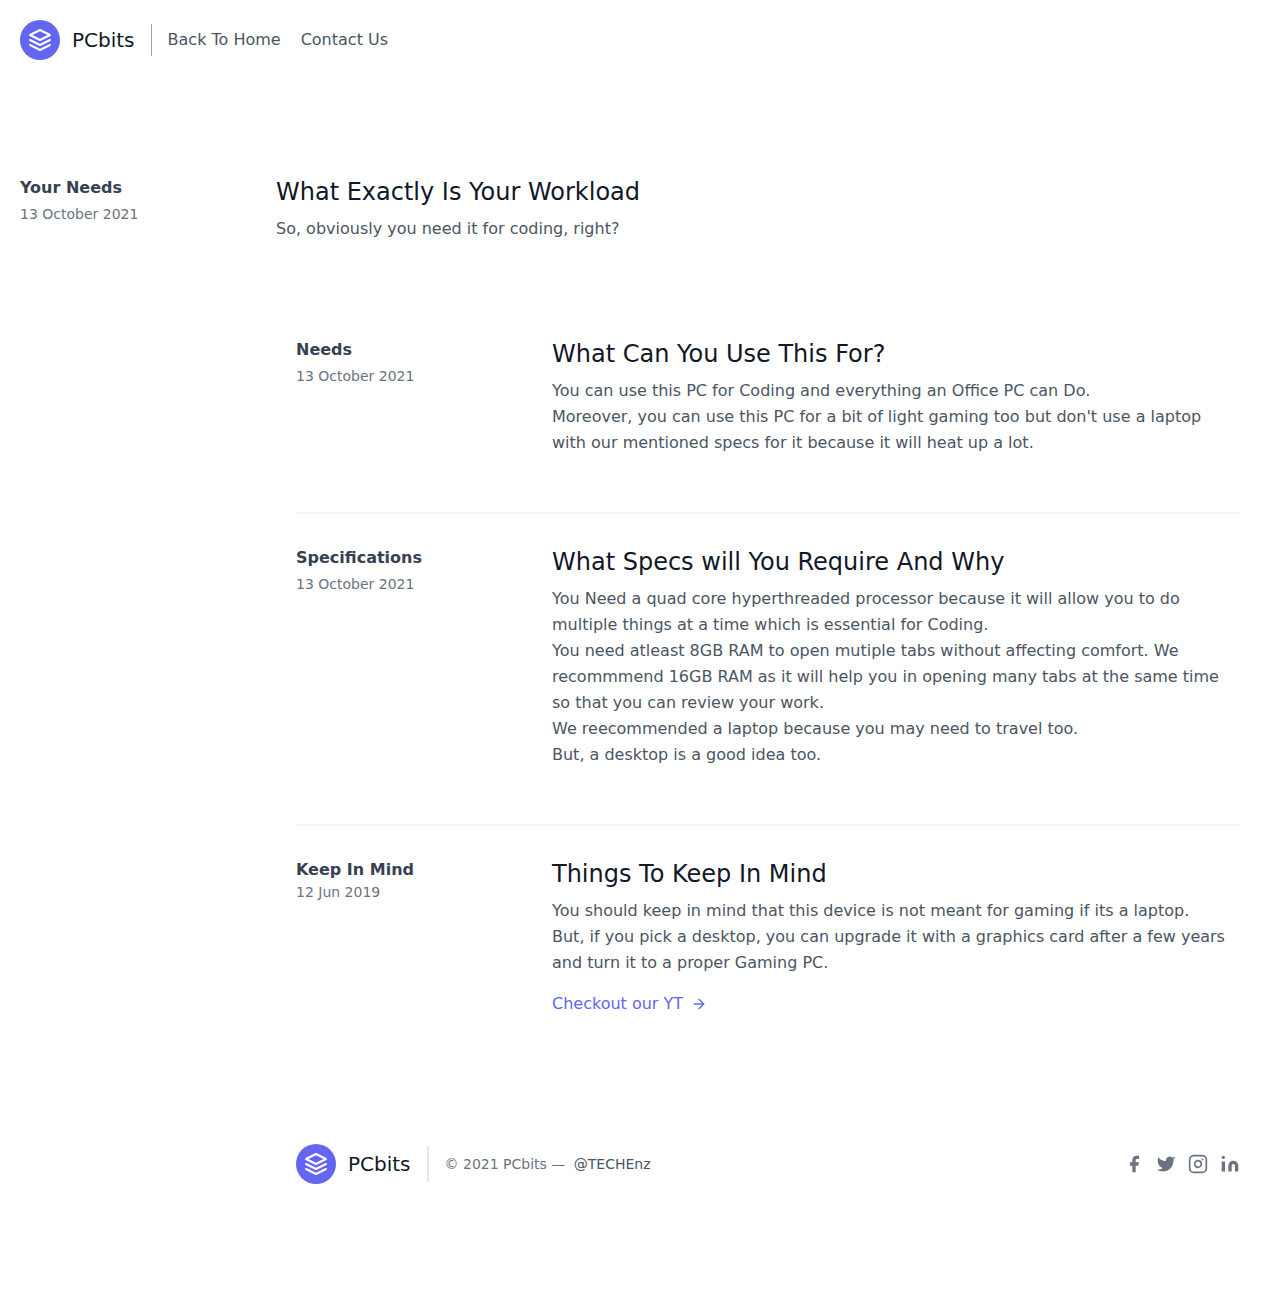
<file: Coding.html>
<!DOCTYPE html>
<html lang="en">
<head>
    <meta charset="UTF-8">
    <meta http-equiv="X-UA-Compatible" content="IE=edge">
    <meta name="viewport" content="width=device-width, initial-scale=1.0">
    <link href="style.css" rel="stylesheet">
    <script async src="https://pagead2.googlesyndication.com/pagead/js/adsbygoogle.js?client=ca-pub-5812749145236481"
     crossorigin="anonymous"></script>
    <title>PC For Coding</title>
    <header class="text-gray-600 body-font">
        <div class="container mx-auto flex flex-wrap p-5 flex-col md:flex-row items-center">
          <a class="flex title-font font-medium items-center text-gray-900 mb-4 md:mb-0">
            <svg xmlns="http://www.w3.org/2000/svg" fill="none" stroke="currentColor" stroke-linecap="round" stroke-linejoin="round" stroke-width="2" class="w-10 h-10 text-white p-2 bg-indigo-500 rounded-full" viewBox="0 0 24 24">
              <path d="M12 2L2 7l10 5 10-5-10-5zM2 17l10 5 10-5M2 12l10 5 10-5"></path>
            </svg>
            <span class="ml-3 text-xl">PCbits</span>
          </a>
          <nav class="md:mr-auto md:ml-4 md:py-1 md:pl-4 md:border-l md:border-gray-400	flex flex-wrap items-center text-base justify-center">
            <a href="index.html"class="mr-5 hover:text-gray-900">Back To Home</a>
            <a href="contact.html"class="mr-5 hover:text-gray-900">Contact Us</a>           
          </nav>
        </div>
      </header>
</head>
<body>
    <section class="text-gray-600 align-left body-font overflow-hidden">
        <div class="container px-5 py-24 mx-auto">
          <div class="-my-8 divide-y-2 divide-gray-100">
            <div class="py-8 flex flex-wrap md:flex-nowrap">
              <div class="md:w-64 md:mb-0 mb-6 flex-shrink-0 flex flex-col">
                <span class="font-semibold title-font text-gray-700">Your Needs</span>
                <span class="mt-1 text-gray-500 text-sm">13 October 2021</span>
              </div>
              <div class="md:flex-grow">
                <h2 class="text-2xl font-medium text-gray-900 title-font mb-2">What Exactly Is Your Workload</h2>
                <p class="leading-relaxed">So, obviously you need it for coding, right? <br><section class="text-gray-600 body-font overflow-hidden">
                    <div class="container px-5 py-24 mx-auto">
                      <div class="-my-8 divide-y-2 divide-gray-100">
                        <div class="py-8 flex flex-wrap md:flex-nowrap">
                          <div class="md:w-64 md:mb-0 mb-6 flex-shrink-0 flex flex-col">
                            <span class="font-semibold title-font text-gray-700">Needs</span>
                            <span class="mt-1 text-gray-500 text-sm">13 October 2021</span>
                          </div>
                          <div class="md:flex-grow">
                            <h2 class="text-2xl font-medium text-gray-900 title-font mb-2">What Can You Use This For?</h2>
                            <p class="leading-relaxed">You can use this PC for Coding and everything an Office PC can Do. <br>
                             Moreover, you can use this PC for a bit of light gaming too but don't use a laptop with our mentioned specs for it because it will heat up a lot. <br>
                             </p>
                            <a class="text-indigo-500 inline-flex items-center mt-4">
                            
                            </a>
                          </div>
                        </div>
                        <div class="py-8 flex flex-wrap md:flex-nowrap">
                          <div class="md:w-64 md:mb-0 mb-6 flex-shrink-0 flex flex-col">
                            <span class="font-semibold title-font text-gray-700">Specifications</span>
                            <span class="mt-1 text-gray-500 text-sm">13 October 2021</span>
                          </div>
                          <div class="md:flex-grow">
                            <h2 class="text-2xl font-medium text-gray-900 title-font mb-2">What Specs will You Require And Why</h2>
                            <p class="leading-relaxed">You Need a quad core hyperthreaded processor because it will allow you to do multiple things at a time which is essential for Coding. <br> 
                             You need atleast 8GB RAM to open mutiple tabs without affecting comfort. We recommmend 16GB RAM as it will help you in opening many tabs at the same time so that you can review your work. <br>
                             We reecommended a laptop because you may need to travel too. <br>
                             But, a desktop is a good idea too. </p>
                            <a class="text-indigo-500 inline-flex items-center mt-4">
                              
                            </a>
                          </div>
                        </div>
                        <div class="py-8 flex flex-wrap md:flex-nowrap">
                          <div class="md:w-64 md:mb-0 mb-6 flex-shrink-0 flex flex-col">
                            <span class="font-semibold title-font text-gray-700">Keep In Mind</span>
                            <span class="text-sm text-gray-500">12 Jun 2019</span>
                          </div>
                          <div class="md:flex-grow">
                            <h2 class="text-2xl font-medium text-gray-900 title-font mb-2">Things To Keep In Mind</h2>
                            <p class="leading-relaxed">You should keep in mind that this device is not meant for gaming if its a laptop. <br>
                             But, if you pick a desktop, you can upgrade it with a graphics card after a few years and turn it to a proper Gaming PC.</p>
                            <a href = "https://www.youtube.com/channel/UC7zs7Rlrcl5uFZgM2Zy3S2A" class="text-indigo-500 inline-flex items-center mt-4">Checkout our YT
                              <svg class="w-4 h-4 ml-2" viewBox="0 0 24 24" stroke="currentColor" stroke-width="2" fill="none" stroke-linecap="round" stroke-linejoin="round">
                                <path d="M5 12h14"></path>
                                <path d="M12 5l7 7-7 7"></path>
                              </svg>
                            </a>
                          </div>
                        </div>
                      </div>
                    </div>
                  </section>
                </p>
                <footer class="text-gray-600 body-font">
                  <div class="container px-5 py-8 mx-auto flex items-center sm:flex-row flex-col">
                    <a class="flex title-font font-medium items-center md:justify-start justify-center text-gray-900">
                      <svg xmlns="http://www.w3.org/2000/svg" fill="none" stroke="currentColor" stroke-linecap="round" stroke-linejoin="round" stroke-width="2" class="w-10 h-10 text-white p-2 bg-indigo-500 rounded-full" viewBox="0 0 24 24">
                        <path d="M12 2L2 7l10 5 10-5-10-5zM2 17l10 5 10-5M2 12l10 5 10-5"></path>
                      </svg>
                      <span class="ml-3 text-xl">PCbits</span>
                    </a>
                    <p class="text-sm text-gray-500 sm:ml-4 sm:pl-4 sm:border-l-2 sm:border-gray-200 sm:py-2 sm:mt-0 mt-4">© 2021 PCbits —
                      <a href="https://www.youtube.com/channel/UC7zs7Rlrcl5uFZgM2Zy3S2A" class="text-gray-600 ml-1" rel="noopener noreferrer" target="_blank">@TECHEnz</a>
                    </p>
                    <span class="inline-flex sm:ml-auto sm:mt-0 mt-4 justify-center sm:justify-start">
                      <a class="text-gray-500">
                        <svg fill="currentColor" stroke-linecap="round" stroke-linejoin="round" stroke-width="2" class="w-5 h-5" viewBox="0 0 24 24">
                          <path d="M18 2h-3a5 5 0 00-5 5v3H7v4h3v8h4v-8h3l1-4h-4V7a1 1 0 011-1h3z"></path>
                        </svg>
                      </a>
                      <a class="ml-3 text-gray-500">
                        <svg fill="currentColor" stroke-linecap="round" stroke-linejoin="round" stroke-width="2" class="w-5 h-5" viewBox="0 0 24 24">
                          <path d="M23 3a10.9 10.9 0 01-3.14 1.53 4.48 4.48 0 00-7.86 3v1A10.66 10.66 0 013 4s-4 9 5 13a11.64 11.64 0 01-7 2c9 5 20 0 20-11.5a4.5 4.5 0 00-.08-.83A7.72 7.72 0 0023 3z"></path>
                        </svg>
                      </a>
                      <a class="ml-3 text-gray-500">
                        <svg fill="none" stroke="currentColor" stroke-linecap="round" stroke-linejoin="round" stroke-width="2" class="w-5 h-5" viewBox="0 0 24 24">
                          <rect width="20" height="20" x="2" y="2" rx="5" ry="5"></rect>
                          <path d="M16 11.37A4 4 0 1112.63 8 4 4 0 0116 11.37zm1.5-4.87h.01"></path>
                        </svg>
                      </a>
                      <a class="ml-3 text-gray-500">
                        <svg fill="currentColor" stroke="currentColor" stroke-linecap="round" stroke-linejoin="round" stroke-width="0" class="w-5 h-5" viewBox="0 0 24 24">
                          <path stroke="none" d="M16 8a6 6 0 016 6v7h-4v-7a2 2 0 00-2-2 2 2 0 00-2 2v7h-4v-7a6 6 0 016-6zM2 9h4v12H2z"></path>
                          <circle cx="4" cy="4" r="2" stroke="none"></circle>
                        </svg>
                      </a>
                    </span>
                  </div>
                </footer>
</body>
</html>
</file>
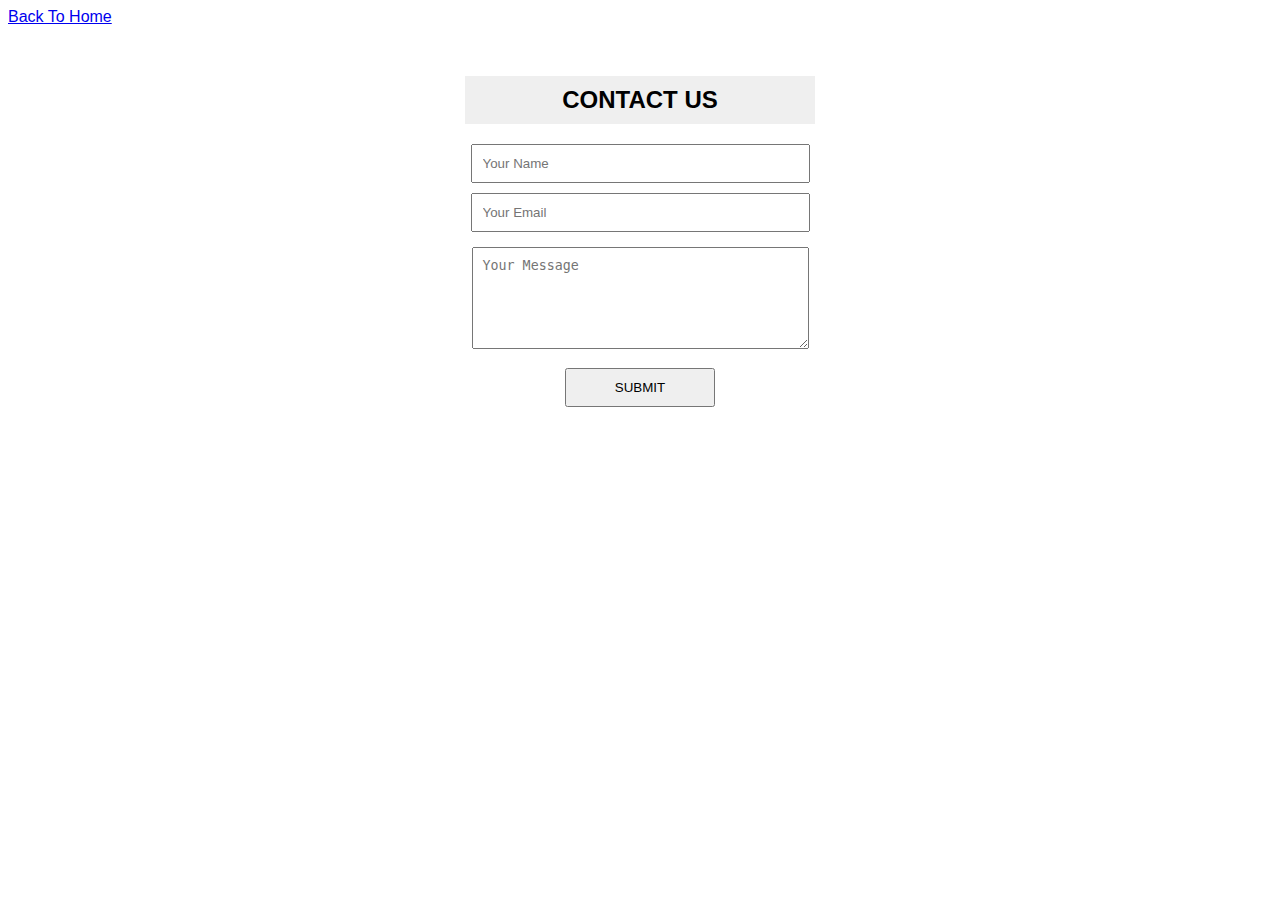
<file: contact.html>
<!DOCTYPE html>
<html lang="en">
<head>
    <meta charset="UTF-8">
    <meta http-equiv="X-UA-Compatible" content="IE=edge">
    <meta name="viewport" content="width=device-width, initial-scale=1.0">    
    <link href="stylec.css" rel="stylesheet">
    <title>PCbits</title>
</head>
  <body>
      <header class="text-gray-600 body-font align-center ">        
          <nav class="md:mr-auto md:ml-4 md:py-1 md:pl-4 md:border-l md:border-gray-400	flex flex-wrap items-center text-base justify-center">
            <a href = "index.html" class="mr-5 hover:text-gray-900">Back To Home</a>            
          </nav>        
      </header>
    <div class="contactform">
      <h2>CONTACT US</h2>
      <form action="https://formsubmit.co/40898faf52014863987810f0751512b1" method="POST">
        <input type="hidden" name="_captcha" value="false">
        <input type="hidden" name="_next" value="https://pcbitsit.firebaseapp.com/success.html">
        <input type="text" name="name" placeholder="Your Name" required>
        <input type="email" name="email" placeholder="Your Email" required>
        <textarea name="message" placeholder="Your Message" required></textarea>        
        <input type="submit" value="SUBMIT" class="submitbtn">  
      </form>    
    </div>     
  </body>  
</html>
</file>
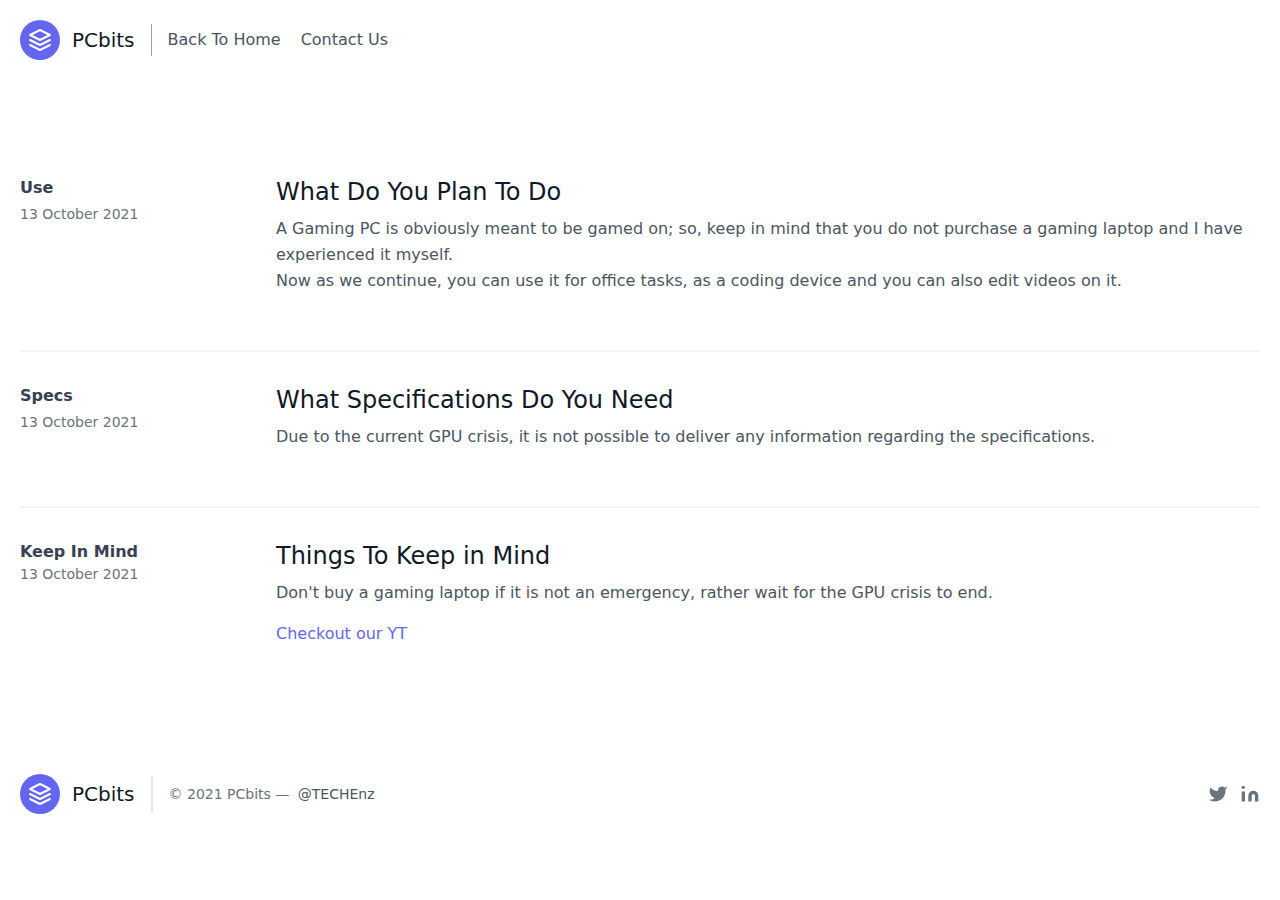
<file: G. PC.html>
<!DOCTYPE html>
<html lang="en">
<head>
    <meta charset="UTF-8">
    <meta http-equiv="X-UA-Compatible" content="IE=edge">
    <meta name="viewport" content="width=device-width, initial-scale=1.0">
    <link href="style.css" rel="stylesheet">
    <script async src="https://pagead2.googlesyndication.com/pagead/js/adsbygoogle.js?client=ca-pub-5812749145236481"
     crossorigin="anonymous"></script>
    <title>Gaming PC</title>
    <header class="text-gray-600 body-font">
        <div class="container mx-auto flex flex-wrap p-5 flex-col md:flex-row items-center">
          <a class="flex title-font font-medium items-center text-gray-900 mb-4 md:mb-0">
            <svg xmlns="http://www.w3.org/2000/svg" fill="none" stroke="currentColor" stroke-linecap="round" stroke-linejoin="round" stroke-width="2" class="w-10 h-10 text-white p-2 bg-indigo-500 rounded-full" viewBox="0 0 24 24">
              <path d="M12 2L2 7l10 5 10-5-10-5zM2 17l10 5 10-5M2 12l10 5 10-5"></path>
            </svg>
            <span class="ml-3 text-xl">PCbits</span>
          </a>
          <nav class="md:mr-auto md:ml-4 md:py-1 md:pl-4 md:border-l md:border-gray-400	flex flex-wrap items-center text-base justify-center">
            <a href="index.html"class="mr-5 hover:text-gray-900">Back To Home</a>
            <a href="contact.html"class="mr-5 hover:text-gray-900">Contact Us</a>            
          </nav>
        </div>
      </header>
</head>
<body>
    <section class="text-gray-600 body-font overflow-hidden">
        <div class="container px-5 py-24 mx-auto">
          <div class="-my-8 divide-y-2 divide-gray-100">
            <div class="py-8 flex flex-wrap md:flex-nowrap">
              <div class="md:w-64 md:mb-0 mb-6 flex-shrink-0 flex flex-col">
                <span class="font-semibold title-font text-gray-700">Use</span>
                <span class="mt-1 text-gray-500 text-sm">13 October 2021</span>
              </div>
              <div class="md:flex-grow">
                <h2 class="text-2xl font-medium text-gray-900 title-font mb-2">What Do You Plan To Do</h2>
                <p class="leading-relaxed">A Gaming PC is obviously meant to be gamed on; so, keep in mind that you do not purchase a gaming laptop and I have experienced it myself. <br>
                Now as we continue, you can use it for office tasks, as a coding device and you can also edit videos on it.</p>
                <a class="text-indigo-500 inline-flex items-center mt-4">
                  
                </a>
              </div>
            </div>
            <div class="py-8 flex flex-wrap md:flex-nowrap">
              <div class="md:w-64 md:mb-0 mb-6 flex-shrink-0 flex flex-col">
                <span class="font-semibold title-font text-gray-700">Specs</span>
                <span class="mt-1 text-gray-500 text-sm">13 October 2021</span>
              </div>
              <div class="md:flex-grow">
                <h2 class="text-2xl font-medium text-gray-900 title-font mb-2">What Specifications Do You Need</h2>
                <p class="leading-relaxed">Due to the current GPU crisis, it is not possible to deliver any information regarding the specifications.</p>
                <a class="text-indigo-500 inline-flex items-center mt-4">
                 
                </a>
              </div>
            </div>
            <div class="py-8 flex flex-wrap md:flex-nowrap">
              <div class="md:w-64 md:mb-0 mb-6 flex-shrink-0 flex flex-col">
                <span class="font-semibold title-font text-gray-700">Keep In Mind</span>
                <span class="text-sm text-gray-500">13 October 2021</span>
              </div>
              <div class="md:flex-grow">
                <h2 class="text-2xl font-medium text-gray-900 title-font mb-2">Things To Keep in Mind</h2>
                <p class="leading-relaxed">Don't buy a gaming laptop if it is not an emergency, rather wait for the GPU crisis to end.</p>
                <a href = "https://www.youtube.com/channel/UC7zs7Rlrcl5uFZgM2Zy3S2A" class="text-indigo-500 inline-flex items-center mt-4">Checkout our YT</a>
              </div>
            </div>
          </div>
        </div>
      </section>
      <footer class="text-gray-600 body-font">
        <div class="container px-5 py-8 mx-auto flex items-center sm:flex-row flex-col">
          <a class="flex title-font font-medium items-center md:justify-start justify-center text-gray-900">
            <svg xmlns="http://www.w3.org/2000/svg" fill="none" stroke="currentColor" stroke-linecap="round" stroke-linejoin="round" stroke-width="2" class="w-10 h-10 text-white p-2 bg-indigo-500 rounded-full" viewBox="0 0 24 24">
              <path d="M12 2L2 7l10 5 10-5-10-5zM2 17l10 5 10-5M2 12l10 5 10-5"></path>
            </svg>
            <span class="ml-3 text-xl">PCbits</span>
          </a>
          <p class="text-sm text-gray-500 sm:ml-4 sm:pl-4 sm:border-l-2 sm:border-gray-200 sm:py-2 sm:mt-0 mt-4">© 2021 PCbits —
            <a href="https://www.youtube.com/channel/UC7zs7Rlrcl5uFZgM2Zy3S2A" class="text-gray-600 ml-1" rel="noopener noreferrer" target="_blank">@TECHEnz</a>
          </p>
          <span class="inline-flex sm:ml-auto sm:mt-0 mt-4 justify-center sm:justify-start">
            <a class="ml-3 text-gray-500">
              <svg fill="currentColor" stroke-linecap="round" stroke-linejoin="round" stroke-width="2" class="w-5 h-5" viewBox="0 0 24 24">
                <path d="M23 3a10.9 10.9 0 01-3.14 1.53 4.48 4.48 0 00-7.86 3v1A10.66 10.66 0 013 4s-4 9 5 13a11.64 11.64 0 01-7 2c9 5 20 0 20-11.5a4.5 4.5 0 00-.08-.83A7.72 7.72 0 0023 3z"></path>
              </svg>
            </a>
            <a class="ml-3 text-gray-500">
              <svg fill="currentColor" stroke="currentColor" stroke-linecap="round" stroke-linejoin="round" stroke-width="0" class="w-5 h-5" viewBox="0 0 24 24">
                <path stroke="none" d="M16 8a6 6 0 016 6v7h-4v-7a2 2 0 00-2-2 2 2 0 00-2 2v7h-4v-7a6 6 0 016-6zM2 9h4v12H2z"></path>
                <circle cx="4" cy="4" r="2" stroke="none"></circle>
              </svg>
            </a>
          </span>
        </div>
      </footer>    
</body>
</html>
</file>
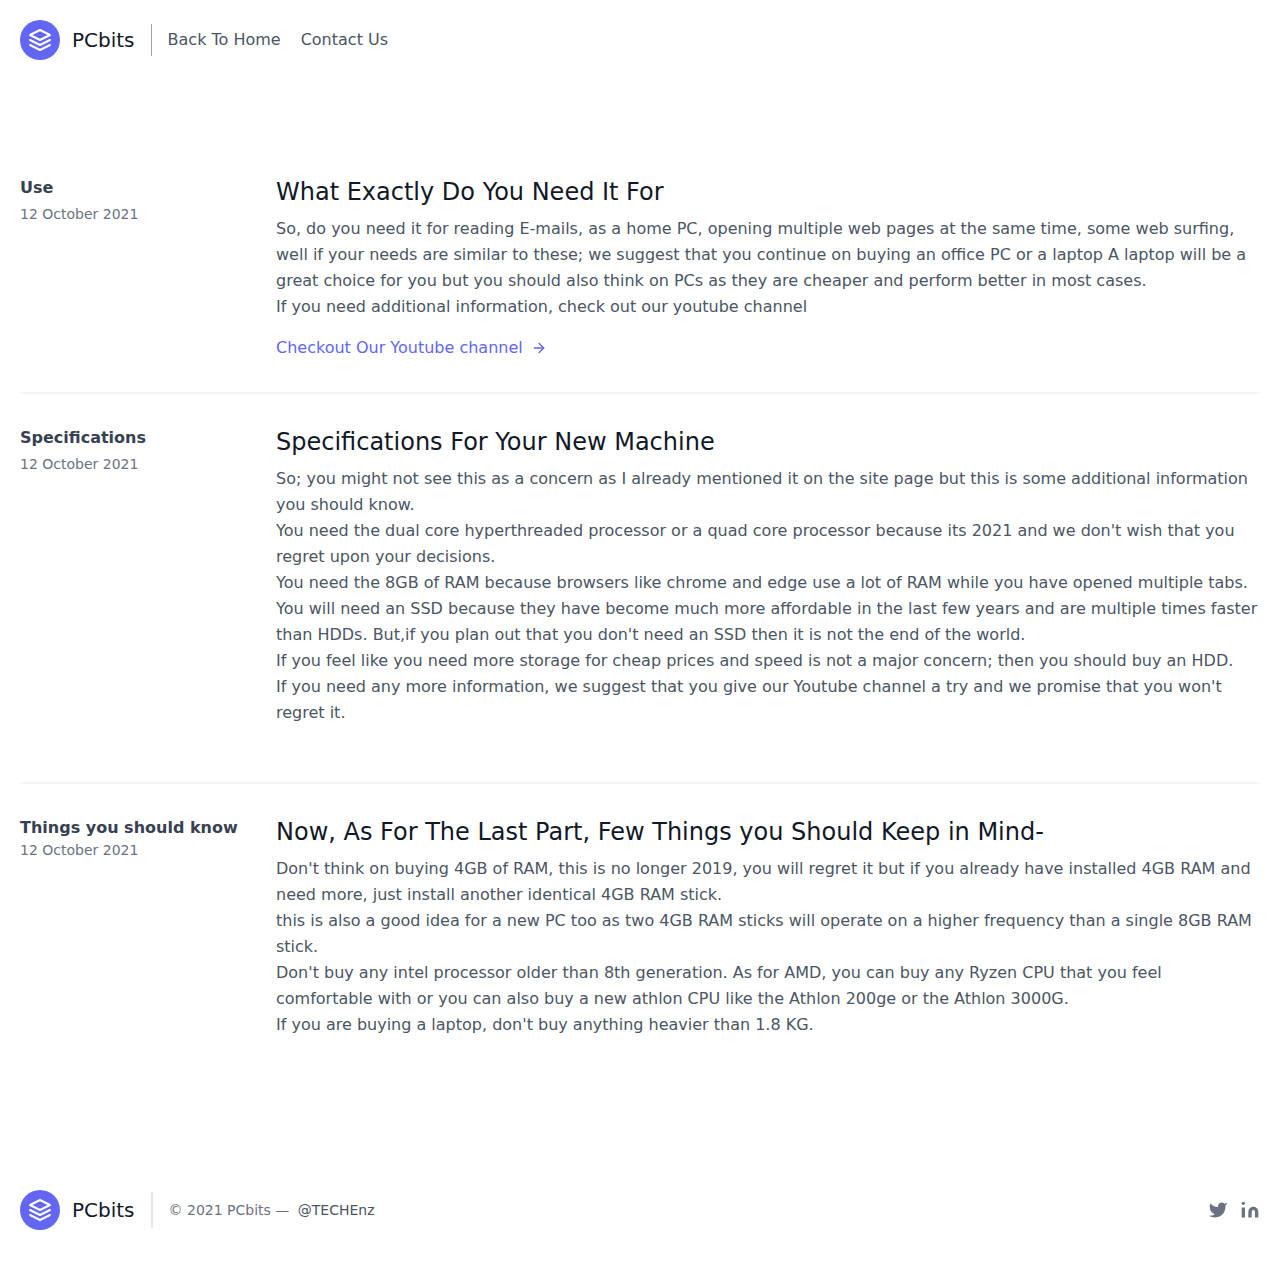
<file: Office Use.html>
<!DOCTYPE html>
<html lang="en">
<head>
    <meta charset="UTF-8">
    <meta http-equiv="X-UA-Compatible" content="IE=edge">
    <meta name="viewport" content="width=device-width, initial-scale=1.0">
    <link href="style.css" rel="stylesheet">
    <script async src="https://pagead2.googlesyndication.com/pagead/js/adsbygoogle.js?client=ca-pub-5812749145236481"
     crossorigin="anonymous"></script>
    <title>PC for Office Use</title>
    <header class="text-gray-600 body-font">
        <div class="container mx-auto flex flex-wrap p-5 flex-col md:flex-row items-center">
          <a class="flex title-font font-medium items-center text-gray-900 mb-4 md:mb-0">
            <svg xmlns="http://www.w3.org/2000/svg" fill="none" stroke="currentColor" stroke-linecap="round" stroke-linejoin="round" stroke-width="2" class="w-10 h-10 text-white p-2 bg-indigo-500 rounded-full" viewBox="0 0 24 24">
              <path d="M12 2L2 7l10 5 10-5-10-5zM2 17l10 5 10-5M2 12l10 5 10-5"></path>
            </svg>
            <span class="ml-3 text-xl">PCbits</span>
          </a>
          <nav class="md:mr-auto md:ml-4 md:py-1 md:pl-4 md:border-l md:border-gray-400	flex flex-wrap items-center text-base justify-center">
            <a href="index.html"class="mr-5 hover:text-gray-900">Back To Home</a>          
            <a href="contact.html"class="mr-5 hover:text-gray-900">Contact Us</a>
          </nav>          
        </div>
      </header>

</head>
<body>
    <section class="text-gray-600 body-font overflow-hidden">
        <div class="container px-5 py-24 mx-auto">
          <div class="-my-8 divide-y-2 divide-gray-100">
            <div class="py-8 flex flex-wrap md:flex-nowrap">
              <div class="md:w-64 md:mb-0 mb-6 flex-shrink-0 flex flex-col">
                <span class="font-semibold title-font text-gray-700">Use</span>
                <span class="mt-1 text-gray-500 text-sm">12 October 2021</span>
              </div>
              <div class="md:flex-grow">
                <h2 class="text-2xl font-medium text-gray-900 title-font mb-2">What Exactly Do You Need It For</h2>
                <p class="leading-relaxed">So, do you need it for reading E-mails, as a home PC, opening multiple web pages at the same time, some web surfing, well if your needs are similar to these; we suggest that you continue on buying an office PC or a laptop
                   A laptop will be a great choice for you but you should also think on PCs as they are cheaper and perform better in most cases. <br>
                  If you need additional information, check out our youtube channel</p>
                <a href = "https://www.youtube.com/channel/UC7zs7Rlrcl5uFZgM2Zy3S2A" class="text-indigo-500 inline-flex items-center mt-4">Checkout Our Youtube channel
                  <svg class="w-4 h-4 ml-2" viewBox="0 0 24 24" stroke="currentColor" stroke-width="2" fill="none" stroke-linecap="round" stroke-linejoin="round">
                    <path d="M5 12h14"></path>
                    <path d="M12 5l7 7-7 7"></path>
                  </svg>
                </a>
              </div>
            </div>
            <div class="py-8 flex flex-wrap md:flex-nowrap">
              <div class="md:w-64 md:mb-0 mb-6 flex-shrink-0 flex flex-col">
                <span class="font-semibold title-font text-gray-700">Specifications</span>
                <span class="mt-1 text-gray-500 text-sm">12 October 2021</span>
              </div>
              <div class="md:flex-grow">
                <h2 class="text-2xl font-medium text-gray-900 title-font mb-2">Specifications For Your New Machine</h2>
                <p class="leading-relaxed">So; you might not see this as a concern as I already mentioned it on the site page but this is some additional information you should know. <br>
                You need the dual core hyperthreaded processor or a quad core processor because its 2021 and we don't wish that you regret upon your decisions. <br>
              You need the 8GB of RAM because browsers like chrome and edge use a lot of RAM while you have opened multiple tabs. <br>
               You will need an SSD because they have become much more affordable in the last few years and are multiple times faster than HDDs. But,if you plan out that you don't need an SSD then it is not the end of the world. <br>
               If you feel like you need more storage for cheap prices and speed is not a major concern; then you should buy an HDD. <br>
               If you need any more information, we suggest that you give our Youtube channel a try and we promise that you won't regret it.</p>
                <a class="text-indigo-500 inline-flex items-center mt-4">
                  
                </a>
              </div>
            </div>
            <div class="py-8 flex flex-wrap md:flex-nowrap">
              <div class="md:w-64 md:mb-0 mb-6 flex-shrink-0 flex flex-col">
                <span class="font-semibold title-font text-gray-700">Things you should know</span>
                <span class="text-sm text-gray-500">12 October 2021</span>
              </div>
              <div class="md:flex-grow">
                <h2 class="text-2xl font-medium text-gray-900 title-font mb-2">Now, As For The Last Part, Few Things you Should Keep in Mind-</h2>
                <p class="leading-relaxed">
                Don't think on buying 4GB of RAM, this is no longer 2019, you will regret it but if you already have installed 4GB RAM and need more, just install another identical 4GB RAM stick. <br>
               this is also a good idea for a new PC too as two 4GB RAM sticks will operate on a higher frequency than a single 8GB RAM stick. <br>
               Don't buy any intel processor older than 8th generation. As for AMD, you can buy any Ryzen CPU that you feel comfortable with or you can also buy a new athlon CPU like the Athlon 200ge or the Athlon 3000G. <br>
               If you are buying a laptop, don't buy anything heavier than 1.8 KG.</p>
                <a class="text-indigo-500 inline-flex items-center mt-4">
                  
                </a>
              </div>
            </div>
          </div>
        </div>
      </section>
      <footer class="text-gray-600 body-font">
        <div class="container px-5 py-8 mx-auto flex items-center sm:flex-row flex-col">
          <a class="flex title-font font-medium items-center md:justify-start justify-center text-gray-900">
            <svg xmlns="http://www.w3.org/2000/svg" fill="none" stroke="currentColor" stroke-linecap="round" stroke-linejoin="round" stroke-width="2" class="w-10 h-10 text-white p-2 bg-indigo-500 rounded-full" viewBox="0 0 24 24">
              <path d="M12 2L2 7l10 5 10-5-10-5zM2 17l10 5 10-5M2 12l10 5 10-5"></path>
            </svg>
            <span class="ml-3 text-xl">PCbits</span>
          </a>
          <p class="text-sm text-gray-500 sm:ml-4 sm:pl-4 sm:border-l-2 sm:border-gray-200 sm:py-2 sm:mt-0 mt-4">© 2021 PCbits —
            <a href="https://www.youtube.com/channel/UC7zs7Rlrcl5uFZgM2Zy3S2A" class="text-gray-600 ml-1" rel="noopener noreferrer" target="_blank">@TECHEnz</a>
          </p>
          <span class="inline-flex sm:ml-auto sm:mt-0 mt-4 justify-center sm:justify-start">
            <a class="ml-3 text-gray-500">
              <svg fill="currentColor" stroke-linecap="round" stroke-linejoin="round" stroke-width="2" class="w-5 h-5" viewBox="0 0 24 24">
                <path d="M23 3a10.9 10.9 0 01-3.14 1.53 4.48 4.48 0 00-7.86 3v1A10.66 10.66 0 013 4s-4 9 5 13a11.64 11.64 0 01-7 2c9 5 20 0 20-11.5a4.5 4.5 0 00-.08-.83A7.72 7.72 0 0023 3z"></path>
              </svg>
            </a>
            <a class="ml-3 text-gray-500">
              <svg fill="currentColor" stroke="currentColor" stroke-linecap="round" stroke-linejoin="round" stroke-width="0" class="w-5 h-5" viewBox="0 0 24 24">
                <path stroke="none" d="M16 8a6 6 0 016 6v7h-4v-7a2 2 0 00-2-2 2 2 0 00-2 2v7h-4v-7a6 6 0 016-6zM2 9h4v12H2z"></path>
                <circle cx="4" cy="4" r="2" stroke="none"></circle>
              </svg>
            </a>
          </span>
        </div>
      </footer>


    
</body>
</html>
</file>
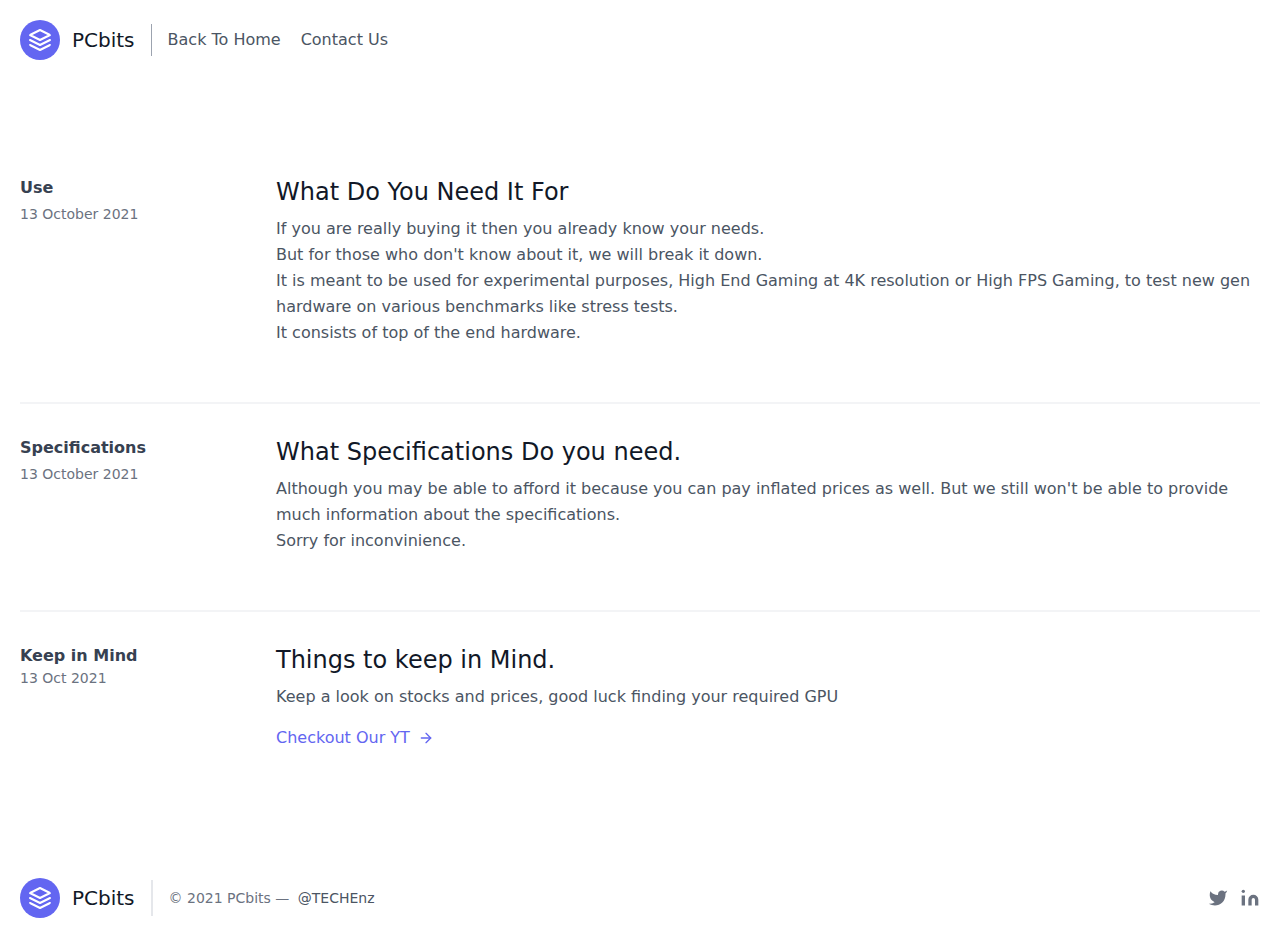
<file: PC for PC Enthusiasts.html>
<!DOCTYPE html>
<html lang="en">
<head>
    <meta charset="UTF-8">
    <meta http-equiv="X-UA-Compatible" content="IE=edge">
    <meta name="viewport" content="width=device-width, initial-scale=1.0">
    <link href="style.css" rel="stylesheet">
    <script async src="https://pagead2.googlesyndication.com/pagead/js/adsbygoogle.js?client=ca-pub-5812749145236481"
     crossorigin="anonymous"></script>
    <title>PC for PC Enthusiasts</title>
    <header class="text-gray-600 body-font">
        <div class="container mx-auto flex flex-wrap p-5 flex-col md:flex-row items-center">
          <a class="flex title-font font-medium items-center text-gray-900 mb-4 md:mb-0">
            <svg xmlns="http://www.w3.org/2000/svg" fill="none" stroke="currentColor" stroke-linecap="round" stroke-linejoin="round" stroke-width="2" class="w-10 h-10 text-white p-2 bg-indigo-500 rounded-full" viewBox="0 0 24 24">
              <path d="M12 2L2 7l10 5 10-5-10-5zM2 17l10 5 10-5M2 12l10 5 10-5"></path>
            </svg>
            <span class="ml-3 text-xl">PCbits</span>
          </a>
          <nav class="md:mr-auto md:ml-4 md:py-1 md:pl-4 md:border-l md:border-gray-400	flex flex-wrap items-center text-base justify-center">
            <a href="index.html"class="mr-5 hover:text-gray-900">Back To Home</a>
            <a href="contact.html"class="mr-5 hover:text-gray-900">Contact Us</a>
          </nav>
        </div>
      </header>
</head>
<body>
    <section class="text-gray-600 body-font overflow-hidden">
        <div class="container px-5 py-24 mx-auto">
          <div class="-my-8 divide-y-2 divide-gray-100">
            <div class="py-8 flex flex-wrap md:flex-nowrap">
              <div class="md:w-64 md:mb-0 mb-6 flex-shrink-0 flex flex-col">
                <span class="font-semibold title-font text-gray-700">Use</span>
                <span class="mt-1 text-gray-500 text-sm">13 October 2021</span>
              </div>
              <div class="md:flex-grow">
                <h2 class="text-2xl font-medium text-gray-900 title-font mb-2">What Do You Need It For</h2>
                <p class="leading-relaxed">If you are really buying it then you already know your needs. <br>
                 But for those who don't know about it, we will break it down. <br>
                 It is meant to be used for experimental purposes, High End Gaming at 4K resolution or High FPS Gaming, to test new gen hardware on various benchmarks like stress tests. <br>
                 It consists of top of the end hardware.</p>
                <a class="text-indigo-500 inline-flex items-center mt-4">
                  
                </a>
              </div>
            </div>
            <div class="py-8 flex flex-wrap md:flex-nowrap">
              <div class="md:w-64 md:mb-0 mb-6 flex-shrink-0 flex flex-col">
                <span class="font-semibold title-font text-gray-700">Specifications</span>
                <span class="mt-1 text-gray-500 text-sm">13 October 2021</span>
              </div>
              <div class="md:flex-grow">
                <h2 class="text-2xl font-medium text-gray-900 title-font mb-2">What Specifications Do you need.</h2>
                <p class="leading-relaxed"> Although you may be able to afford it because you can pay inflated prices as well. But we still won't be able to provide much information about the specifications. <br>
                 Sorry for inconvinience.</p>
                <a class="text-indigo-500 inline-flex items-center mt-4">
                  
                </a>
              </div>
            </div>
            <div class="py-8 flex flex-wrap md:flex-nowrap">
              <div class="md:w-64 md:mb-0 mb-6 flex-shrink-0 flex flex-col">
                <span class="font-semibold title-font text-gray-700">Keep in Mind</span>
                <span class="text-sm text-gray-500">13 Oct 2021</span>
              </div>
              <div class="md:flex-grow">
                <h2 class="text-2xl font-medium text-gray-900 title-font mb-2">Things to keep in Mind.</h2>
                <p class="leading-relaxed">Keep a look on stocks and prices, good luck finding your required GPU</p>
                <a href = "https://www.youtube.com/channel/UC7zs7Rlrcl5uFZgM2Zy3S2A" class="text-indigo-500 inline-flex items-center mt-4">Checkout Our YT
                  <svg class="w-4 h-4 ml-2" viewBox="0 0 24 24" stroke="currentColor" stroke-width="2" fill="none" stroke-linecap="round" stroke-linejoin="round">
                    <path d="M5 12h14"></path>
                    <path d="M12 5l7 7-7 7"></path>
                  </svg>
                </a>
              </div>
            </div>
          </div>
        </div>
      </section>
      <footer class="text-gray-600 body-font">
        <div class="container px-5 py-8 mx-auto flex items-center sm:flex-row flex-col">
          <a class="flex title-font font-medium items-center md:justify-start justify-center text-gray-900">
            <svg xmlns="http://www.w3.org/2000/svg" fill="none" stroke="currentColor" stroke-linecap="round" stroke-linejoin="round" stroke-width="2" class="w-10 h-10 text-white p-2 bg-indigo-500 rounded-full" viewBox="0 0 24 24">
              <path d="M12 2L2 7l10 5 10-5-10-5zM2 17l10 5 10-5M2 12l10 5 10-5"></path>
            </svg>
            <span class="ml-3 text-xl">PCbits</span>
          </a>
          <p class="text-sm text-gray-500 sm:ml-4 sm:pl-4 sm:border-l-2 sm:border-gray-200 sm:py-2 sm:mt-0 mt-4">© 2021 PCbits —
            <a href="https://www.youtube.com/channel/UC7zs7Rlrcl5uFZgM2Zy3S2A" class="text-gray-600 ml-1" rel="noopener noreferrer" target="_blank">@TECHEnz</a>
          </p>
          <span class="inline-flex sm:ml-auto sm:mt-0 mt-4 justify-center sm:justify-start">
            <a class="ml-3 text-gray-500">
              <svg fill="currentColor" stroke-linecap="round" stroke-linejoin="round" stroke-width="2" class="w-5 h-5" viewBox="0 0 24 24">
                <path d="M23 3a10.9 10.9 0 01-3.14 1.53 4.48 4.48 0 00-7.86 3v1A10.66 10.66 0 013 4s-4 9 5 13a11.64 11.64 0 01-7 2c9 5 20 0 20-11.5a4.5 4.5 0 00-.08-.83A7.72 7.72 0 0023 3z"></path>
              </svg>
            </a>
            <a class="ml-3 text-gray-500">
              <svg fill="currentColor" stroke="currentColor" stroke-linecap="round" stroke-linejoin="round" stroke-width="0" class="w-5 h-5" viewBox="0 0 24 24">
                <path stroke="none" d="M16 8a6 6 0 016 6v7h-4v-7a2 2 0 00-2-2 2 2 0 00-2 2v7h-4v-7a6 6 0 016-6zM2 9h4v12H2z"></path>
                <circle cx="4" cy="4" r="2" stroke="none"></circle>
              </svg>
            </a>
          </span>
        </div>
      </footer>

    
</body>
</html>
</file>
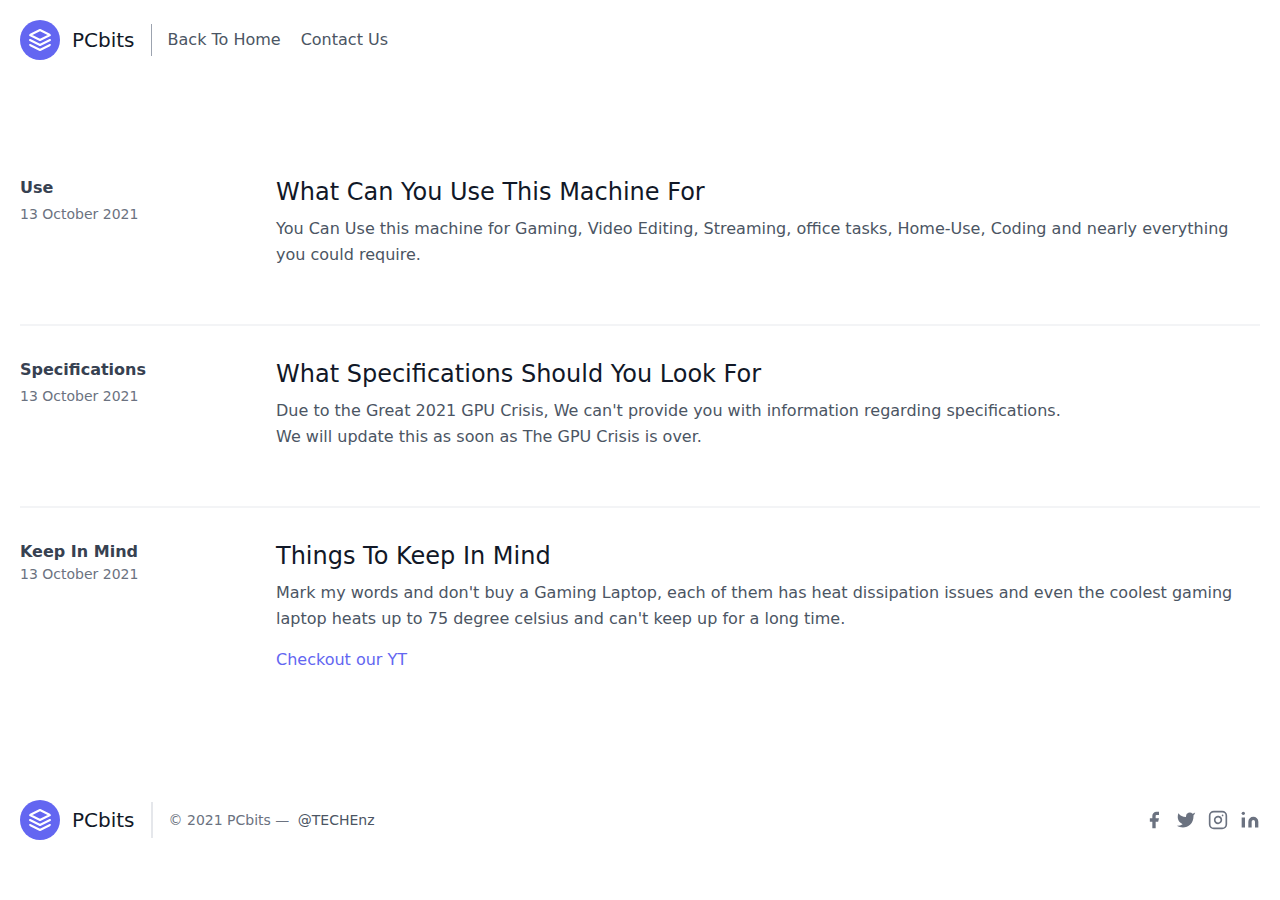
<file: Streaming and Video Editing PC.html>
<!DOCTYPE html>
<html lang="en">
<head>
    <meta charset="UTF-8">
    <meta http-equiv="X-UA-Compatible" content="IE=edge">
    <meta name="viewport" content="width=device-width, initial-scale=1.0">
    <link href="style.css" rel="stylesheet">
    <script async src="https://pagead2.googlesyndication.com/pagead/js/adsbygoogle.js?client=ca-pub-5812749145236481"
     crossorigin="anonymous"></script>
    <title>PC for Video Editing And Streaming</title>
    <header class="text-gray-600 body-font">
        <div class="container mx-auto flex flex-wrap p-5 flex-col md:flex-row items-center">
          <a class="flex title-font font-medium items-center text-gray-900 mb-4 md:mb-0">
            <svg xmlns="http://www.w3.org/2000/svg" fill="none" stroke="currentColor" stroke-linecap="round" stroke-linejoin="round" stroke-width="2" class="w-10 h-10 text-white p-2 bg-indigo-500 rounded-full" viewBox="0 0 24 24">
              <path d="M12 2L2 7l10 5 10-5-10-5zM2 17l10 5 10-5M2 12l10 5 10-5"></path>
            </svg>
            <span class="ml-3 text-xl">PCbits</span>
          </a>
          <nav class="md:mr-auto md:ml-4 md:py-1 md:pl-4 md:border-l md:border-gray-400	flex flex-wrap items-center text-base justify-center">
            <a href="index.html"class="mr-5 hover:text-gray-900">Back To Home</a>
            <a href="contact.html"class="mr-5 hover:text-gray-900">Contact Us</a>
          </nav>
        </div>
      </header>
</head>
<body>

    <section class="text-gray-600 body-font overflow-hidden">
        <div class="container px-5 py-24 mx-auto">
          <div class="-my-8 divide-y-2 divide-gray-100">
            <div class="py-8 flex flex-wrap md:flex-nowrap">
              <div class="md:w-64 md:mb-0 mb-6 flex-shrink-0 flex flex-col">
                <span class="font-semibold title-font text-gray-700">Use</span>
                <span class="mt-1 text-gray-500 text-sm">13 October 2021</span>
              </div>
              <div class="md:flex-grow">
                <h2 class="text-2xl font-medium text-gray-900 title-font mb-2">What Can You Use This Machine For</h2>
                <p class="leading-relaxed">You Can Use this machine for Gaming, Video Editing, Streaming, office tasks, Home-Use, Coding and nearly everything you could require.</p>
                <a class="text-indigo-500 inline-flex items-center mt-4">

                </a>
              </div>
            </div>
            <div class="py-8 flex flex-wrap md:flex-nowrap">
              <div class="md:w-64 md:mb-0 mb-6 flex-shrink-0 flex flex-col">
                <span class="font-semibold title-font text-gray-700">Specifications</span>
                <span class="mt-1 text-gray-500 text-sm">13 October 2021</span>
              </div>
              <div class="md:flex-grow">
                <h2 class="text-2xl font-medium text-gray-900 title-font mb-2">What Specifications Should You Look For</h2>
                <p class="leading-relaxed">Due to the Great 2021 GPU Crisis, We can't provide you with information regarding specifications. <br>
                 We will update this as soon as The GPU Crisis is over.</p>
                <a class="text-indigo-500 inline-flex items-center mt-4">
                  
                </a>
              </div>
            </div>
            <div class="py-8 flex flex-wrap md:flex-nowrap">
              <div class="md:w-64 md:mb-0 mb-6 flex-shrink-0 flex flex-col">
                <span class="font-semibold title-font text-gray-700">Keep In Mind</span>
                <span class="text-sm text-gray-500">13 October 2021</span>
              </div>
              <div class="md:flex-grow">
                <h2 class="text-2xl font-medium text-gray-900 title-font mb-2">Things To Keep In Mind</h2>
                <p class="leading-relaxed">Mark my words and don't buy a Gaming Laptop, each of them has heat dissipation issues and even the coolest gaming laptop heats up to 75 degree celsius and can't keep up for a long time.</p>
                <a href="https://www.youtube.com/channel/UC7zs7Rlrcl5uFZgM2Zy3S2A" class="text-indigo-500 inline-flex items-center mt-4">
                 Checkout our YT
                </a>
              </div>
            </div>
          </div>
        </div>
      </section>
      <footer class="text-gray-600 body-font">
        <div class="container px-5 py-8 mx-auto flex items-center sm:flex-row flex-col">
          <a class="flex title-font font-medium items-center md:justify-start justify-center text-gray-900">
            <svg xmlns="http://www.w3.org/2000/svg" fill="none" stroke="currentColor" stroke-linecap="round" stroke-linejoin="round" stroke-width="2" class="w-10 h-10 text-white p-2 bg-indigo-500 rounded-full" viewBox="0 0 24 24">
              <path d="M12 2L2 7l10 5 10-5-10-5zM2 17l10 5 10-5M2 12l10 5 10-5"></path>
            </svg>
            <span class="ml-3 text-xl">PCbits</span>
          </a>
          <p class="text-sm text-gray-500 sm:ml-4 sm:pl-4 sm:border-l-2 sm:border-gray-200 sm:py-2 sm:mt-0 mt-4">© 2021 PCbits —
            <a href="https://www.youtube.com/channel/UC7zs7Rlrcl5uFZgM2Zy3S2A" class="text-gray-600 ml-1" rel="noopener noreferrer" target="_blank">@TECHEnz</a>
          </p>
          <span class="inline-flex sm:ml-auto sm:mt-0 mt-4 justify-center sm:justify-start">
            <a class="text-gray-500">
              <svg fill="currentColor" stroke-linecap="round" stroke-linejoin="round" stroke-width="2" class="w-5 h-5" viewBox="0 0 24 24">
                <path d="M18 2h-3a5 5 0 00-5 5v3H7v4h3v8h4v-8h3l1-4h-4V7a1 1 0 011-1h3z"></path>
              </svg>
            </a>
            <a class="ml-3 text-gray-500">
              <svg fill="currentColor" stroke-linecap="round" stroke-linejoin="round" stroke-width="2" class="w-5 h-5" viewBox="0 0 24 24">
                <path d="M23 3a10.9 10.9 0 01-3.14 1.53 4.48 4.48 0 00-7.86 3v1A10.66 10.66 0 013 4s-4 9 5 13a11.64 11.64 0 01-7 2c9 5 20 0 20-11.5a4.5 4.5 0 00-.08-.83A7.72 7.72 0 0023 3z"></path>
              </svg>
            </a>
            <a class="ml-3 text-gray-500">
              <svg fill="none" stroke="currentColor" stroke-linecap="round" stroke-linejoin="round" stroke-width="2" class="w-5 h-5" viewBox="0 0 24 24">
                <rect width="20" height="20" x="2" y="2" rx="5" ry="5"></rect>
                <path d="M16 11.37A4 4 0 1112.63 8 4 4 0 0116 11.37zm1.5-4.87h.01"></path>
              </svg>
            </a>
            <a class="ml-3 text-gray-500">
              <svg fill="currentColor" stroke="currentColor" stroke-linecap="round" stroke-linejoin="round" stroke-width="0" class="w-5 h-5" viewBox="0 0 24 24">
                <path stroke="none" d="M16 8a6 6 0 016 6v7h-4v-7a2 2 0 00-2-2 2 2 0 00-2 2v7h-4v-7a6 6 0 016-6zM2 9h4v12H2z"></path>
                <circle cx="4" cy="4" r="2" stroke="none"></circle>
              </svg>
            </a>
          </span>
        </div>
      </footer>

    
</body>
</html>
</file>
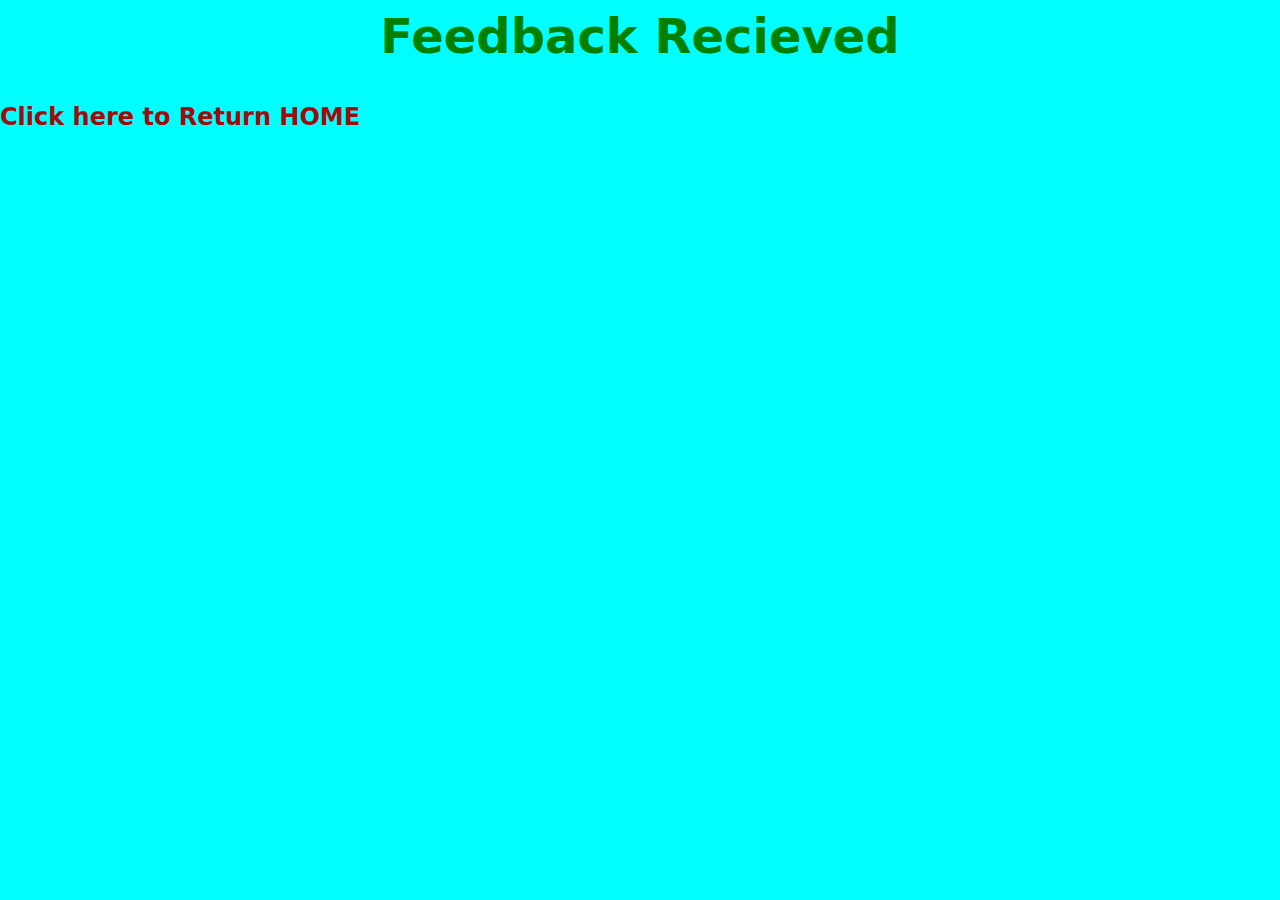
<file: success.html>
<!DOCTYPE html>
<html lang="en">
<head>
    <meta charset="UTF-8">
    <meta http-equiv="X-UA-Compatible" content="IE=edge">
    <meta name="viewport" content="width=device-width, initial-scale=1.0">
    <link href="style.css" rel="stylesheet">    
    <title>SUCCESS</title>
</head>
<body bgcolor="cyan">
    <b><font color="green" size="7">
        <h1 align="center">Feedback Recieved</h1>
    </font></b>
    <b><font size="5" color="navy_blue"><a href="index.html">Click here to Return HOME</a></font></b>
</body>
</html>
</file>
<file: stylec.css>
body
{
    margin:10;
    padding:0;
    font-family:sans-serif;
}
.contactform
{
    box-shadow:0 0 4px 0 rgba(0,0,0,0,.5);
    margin:50px auto;
    width:350px;
    text-align:center;
}
.contactform h2
{
    background:#efefef;
    margin-top:0;
    padding:10px;
}
.contactform input
{
    display:block;
    width:90%;
    margin:10px auto;
    padding:10px;       
}
.contactform textarea
{
    width:90%;
    margin:5px auto;
    padding:10px;
    height:80px;
}
.submitbtn
{
    cursor:pointer;
    width:150px !important;    
}
.g-recaptcha
{
    margin:10px 20px;
}
.status
{
    font-size:15px;
    color:green;
    padding:15px;
}
</file>
